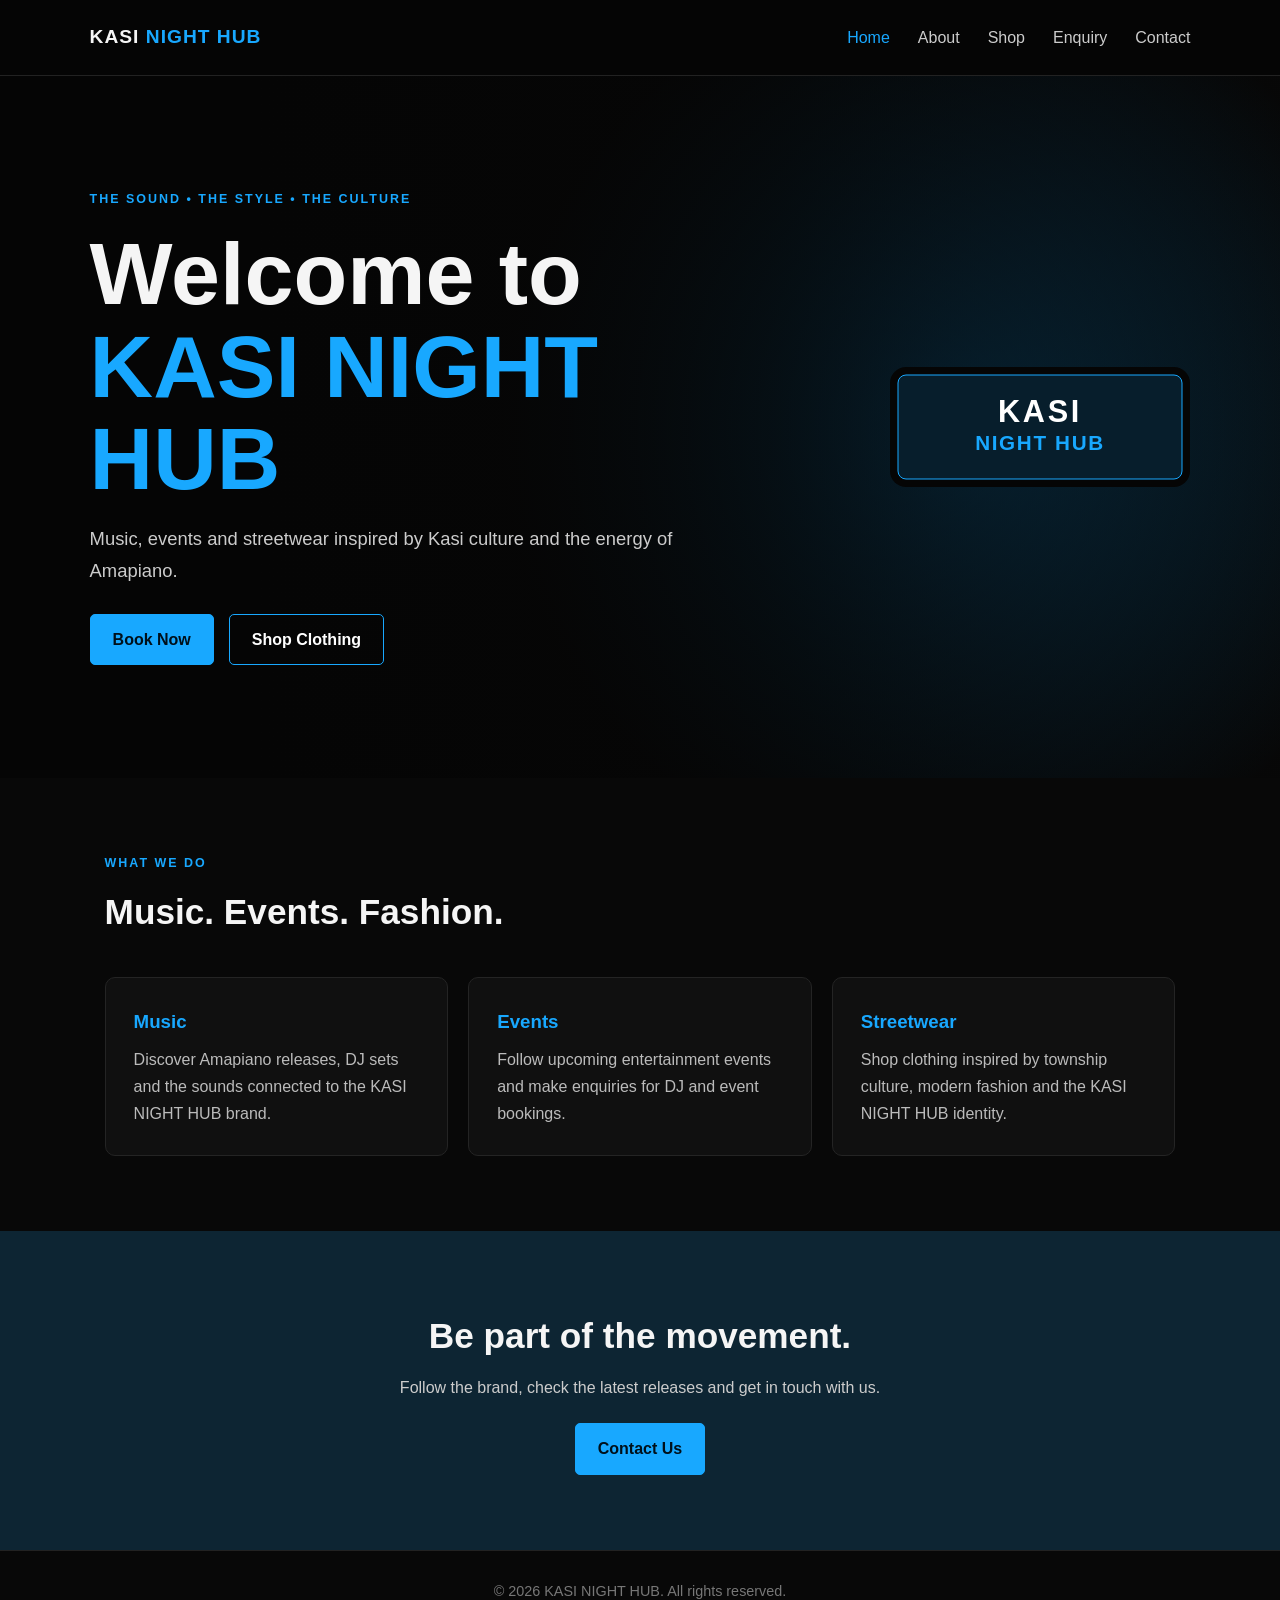
<file: index.html>
<!DOCTYPE html>
<!-- HTML5 document declaration. -->
<html lang="en">
<!-- The lang attribute helps browsers and accessibility tools identify the page language. -->
<head>
  <!-- Page metadata, responsive settings, title and shared stylesheet. -->
  <meta charset="UTF-8">
  <meta name="viewport" content="width=device-width, initial-scale=1.0">
  <title>KASI NIGHT HUB | Home</title>
  <meta name="description" content="Discover KASI NIGHT HUB, a South African entertainment and lifestyle brand for Amapiano music, DJ bookings, events and Kasi-inspired streetwear.">
  <meta name="theme-color" content="#080808">
  <meta property="og:site_name" content="KASI NIGHT HUB">
  <meta property="og:title" content="KASI NIGHT HUB | Home">
  <meta property="og:description" content="Discover KASI NIGHT HUB, a South African entertainment and lifestyle brand for Amapiano music, DJ bookings, events and Kasi-inspired streetwear.">
  <meta property="og:type" content="website">
  <link rel="canonical" href="https://nqobilenkunjana.github.io/Kasi-Night-Hub/">
  <meta property="og:url" content="https://nqobilenkunjana.github.io/Kasi-Night-Hub/">
  <link rel="stylesheet" href="assets/css/styles.css">
</head>
<body>
<!-- Visible website content starts here. -->
<!-- Header and main navigation. -->
<header>
  <nav class="navbar">
    <a class="logo" href="index.html">KASI <span>NIGHT HUB</span></a>
    
    <!-- Navigation links shared across all website pages. -->
    <button class="menu-toggle" type="button" aria-label="Open navigation menu" aria-controls="primary-navigation" aria-expanded="false">☰</button>
    <ul class="nav-links" id="primary-navigation">
      <li><a class="active" aria-current="page" href="index.html">Home</a></li><li><a href="pages/about.html">About</a></li><li><a href="pages/shop.html">Shop</a></li><li><a href="pages/enquiry.html">Enquiry</a></li><li><a href="pages/contact.html">Contact</a></li>
    </ul>
  </nav>
</header>
<!-- Main content area for this page. -->
<main>
  <!-- Homepage hero section: introduces the brand and primary actions. -->
  <section class="hero">
    <div class="hero-content">
      <p class="eyebrow">THE SOUND • THE STYLE • THE CULTURE</p>
      <h1>Welcome to <span>KASI NIGHT HUB</span></h1>
      <p>Music, events and streetwear inspired by Kasi culture and the energy of Amapiano.</p>
      <div class="buttons"><a class="btn" href="pages/enquiry.html">Book Now</a><a class="btn btn-outline" href="pages/shop.html">Shop Clothing</a></div>
    </div>
    <!-- Responsive brand artwork: mobile and desktop SVG versions are selected here. -->
    <picture class="hero-art">
      <source media="(max-width: 800px)" srcset="assets/kasi-mark-mobile.svg">
      <img src="assets/kasi-mark-wide.svg" alt="KASI NIGHT HUB brand artwork">
    </picture>
  </section>
  <!-- Reusable content section styled by the shared CSS file. -->
<section class="section">
    <div class="section-heading"><p class="eyebrow">WHAT WE DO</p><h2>Music. Events. Fashion.</h2></div>
    <!-- Card grid for grouped website information. -->
    <div class="cards">
      <article class="card reveal"><h3>Music</h3><p>Discover Amapiano releases, DJ sets and the sounds connected to the KASI NIGHT HUB brand.</p></article>
      <article class="card reveal"><h3>Events</h3><p>Follow upcoming entertainment events and make enquiries for DJ and event bookings.</p></article>
      <article class="card reveal"><h3>Streetwear</h3><p>Shop clothing inspired by township culture, modern fashion and the KASI NIGHT HUB identity.</p></article>
    </div>
  </section>
  <!-- Call-to-action section encouraging visitors to contact the brand. -->
  <section class="cta"><h2>Be part of the movement.</h2><p>Follow the brand, check the latest releases and get in touch with us.</p><a class="btn" href="pages/contact.html">Contact Us</a></section>
</main>
<!-- Footer displayed at the bottom of the page. -->
<footer><p>&copy; 2026 KASI NIGHT HUB. All rights reserved.</p></footer>

  <script src="assets/js/script.js" defer></script>
</body>
</html>
</file>
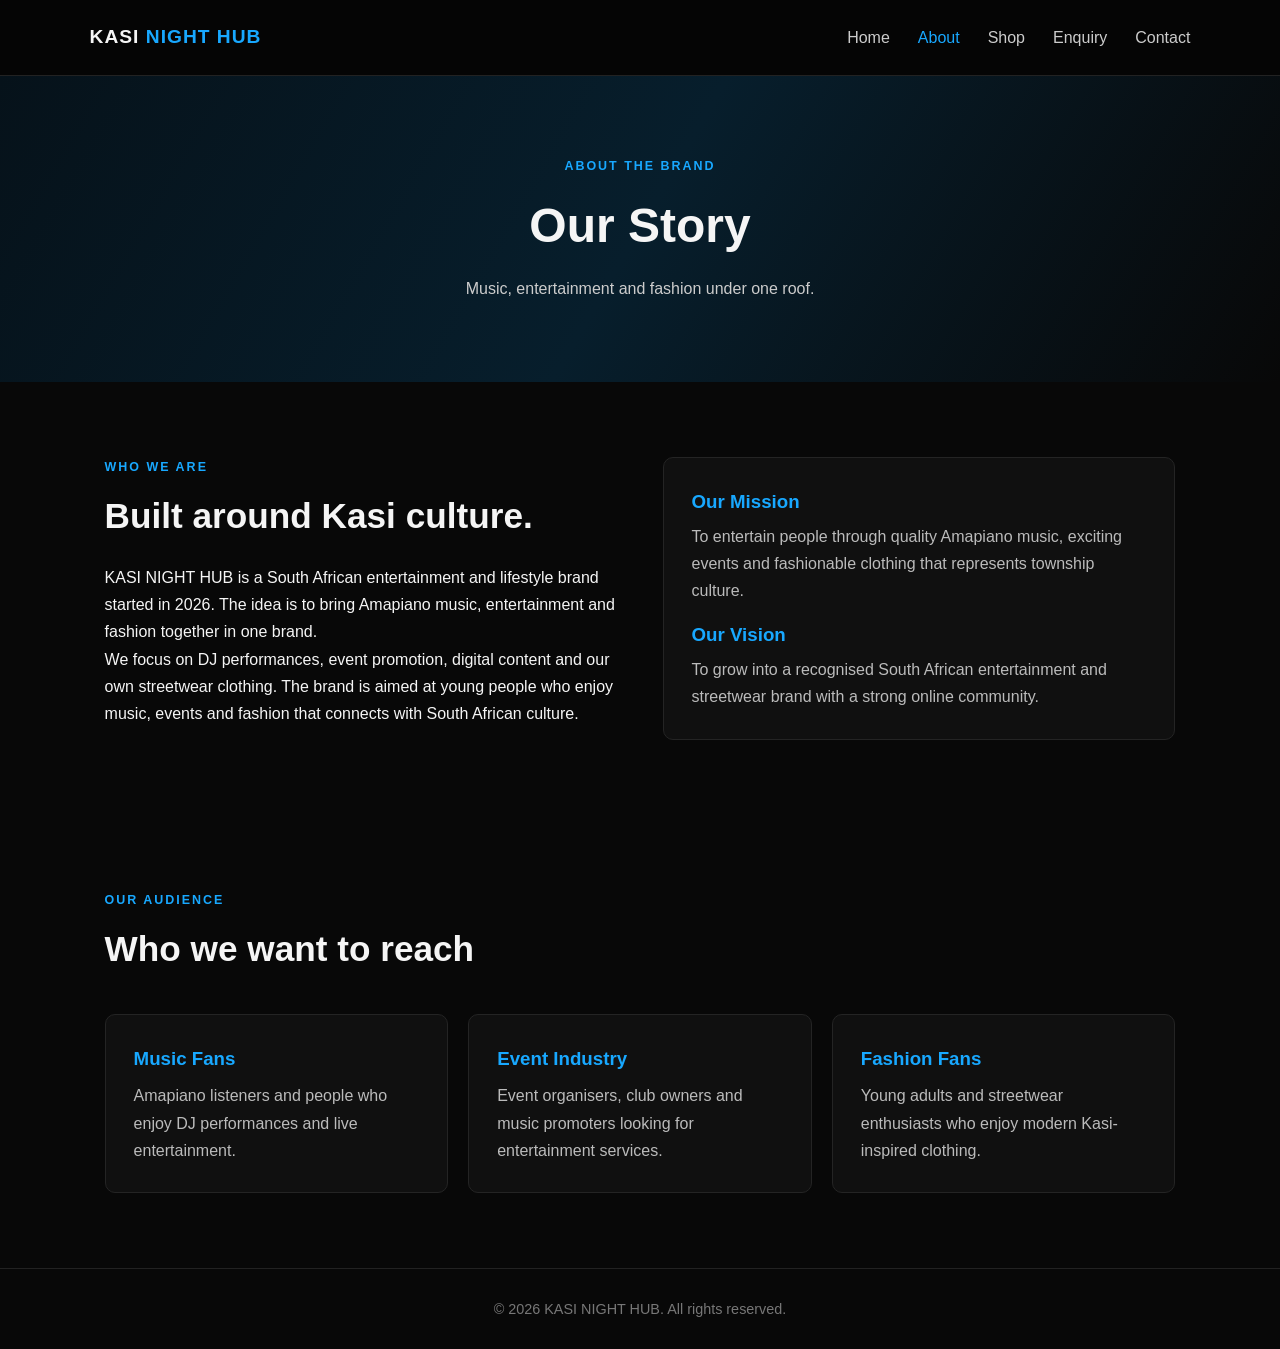
<file: pages/about.html>
<!DOCTYPE html>
<!-- HTML5 document declaration. -->
<html lang="en">
<!-- The lang attribute helps browsers and accessibility tools identify the page language. -->
<head>
  <!-- Page metadata, responsive settings, title and shared stylesheet. -->
  <meta charset="UTF-8">
  <meta name="viewport" content="width=device-width, initial-scale=1.0">
  <title>KASI NIGHT HUB | About</title>
  <meta name="description" content="Learn about KASI NIGHT HUB, a South African brand bringing Amapiano music, entertainment, event promotion and Kasi-inspired streetwear together.">
  <meta name="theme-color" content="#080808">
  <meta property="og:site_name" content="KASI NIGHT HUB">
  <meta property="og:title" content="KASI NIGHT HUB | About">
  <meta property="og:description" content="Learn about KASI NIGHT HUB, a South African brand bringing Amapiano music, entertainment, event promotion and Kasi-inspired streetwear together.">
  <meta property="og:type" content="website">
  <link rel="canonical" href="https://nqobilenkunjana.github.io/Kasi-Night-Hub/pages/about.html">
  <meta property="og:url" content="https://nqobilenkunjana.github.io/Kasi-Night-Hub/pages/about.html">
  <link rel="stylesheet" href="../assets/css/styles.css">
</head>
<body>
<!-- Visible website content starts here. -->
<!-- Header and main navigation. -->
<header><nav class="navbar">
  <a class="logo" href="../index.html">KASI <span>NIGHT HUB</span></a>
  
  <!-- Navigation links shared across all website pages. -->
    <button class="menu-toggle" type="button" aria-label="Open navigation menu" aria-controls="primary-navigation" aria-expanded="false">☰</button>
    <ul class="nav-links" id="primary-navigation">
    <li><a href="../index.html">Home</a></li><li><a class="active" aria-current="page" href="about.html">About</a></li>
    <li><a href="shop.html">Shop</a></li><li><a href="enquiry.html">Enquiry</a></li><li><a href="contact.html">Contact</a></li>
  </ul>
</nav></header>

<!-- Main content area for this page. -->
<main>
<!-- Page banner that identifies the current page. -->
<section class="page-banner"><p class="eyebrow">ABOUT THE BRAND</p><h1>Our Story</h1><p>Music, entertainment and fashion under one roof.</p></section>

<!-- Two-column content section; CSS stacks these columns on smaller screens. -->
<section class="section two-column">
  <div>
    <p class="eyebrow">WHO WE ARE</p>
    <h2>Built around Kasi culture.</h2>
    <p>KASI NIGHT HUB is a South African entertainment and lifestyle brand started in 2026. The idea is to bring Amapiano music, entertainment and fashion together in one brand.</p>
    <p>We focus on DJ performances, event promotion, digital content and our own streetwear clothing. The brand is aimed at young people who enjoy music, events and fashion that connects with South African culture.</p>
  </div>
  <div class="info-box">
    <h3>Our Mission</h3>
    <p>To entertain people through quality Amapiano music, exciting events and fashionable clothing that represents township culture.</p>
    <h3>Our Vision</h3>
    <p>To grow into a recognised South African entertainment and streetwear brand with a strong online community.</p>
  </div>
</section>

<!-- Reusable content section styled by the shared CSS file. -->
<section class="section">
  <div class="section-heading"><p class="eyebrow">OUR AUDIENCE</p><h2>Who we want to reach</h2></div>
  <!-- Card grid for grouped website information. -->
    <div class="cards">
    <article class="card reveal"><h3>Music Fans</h3><p>Amapiano listeners and people who enjoy DJ performances and live entertainment.</p></article>
    <article class="card reveal"><h3>Event Industry</h3><p>Event organisers, club owners and music promoters looking for entertainment services.</p></article>
    <article class="card reveal"><h3>Fashion Fans</h3><p>Young adults and streetwear enthusiasts who enjoy modern Kasi-inspired clothing.</p></article>
  </div>
</section>
</main>
<!-- Footer displayed at the bottom of the page. -->
<footer><p>&copy; 2026 KASI NIGHT HUB. All rights reserved.</p></footer>

  <script src="../assets/js/script.js" defer></script>
</body>
</html>
</file>
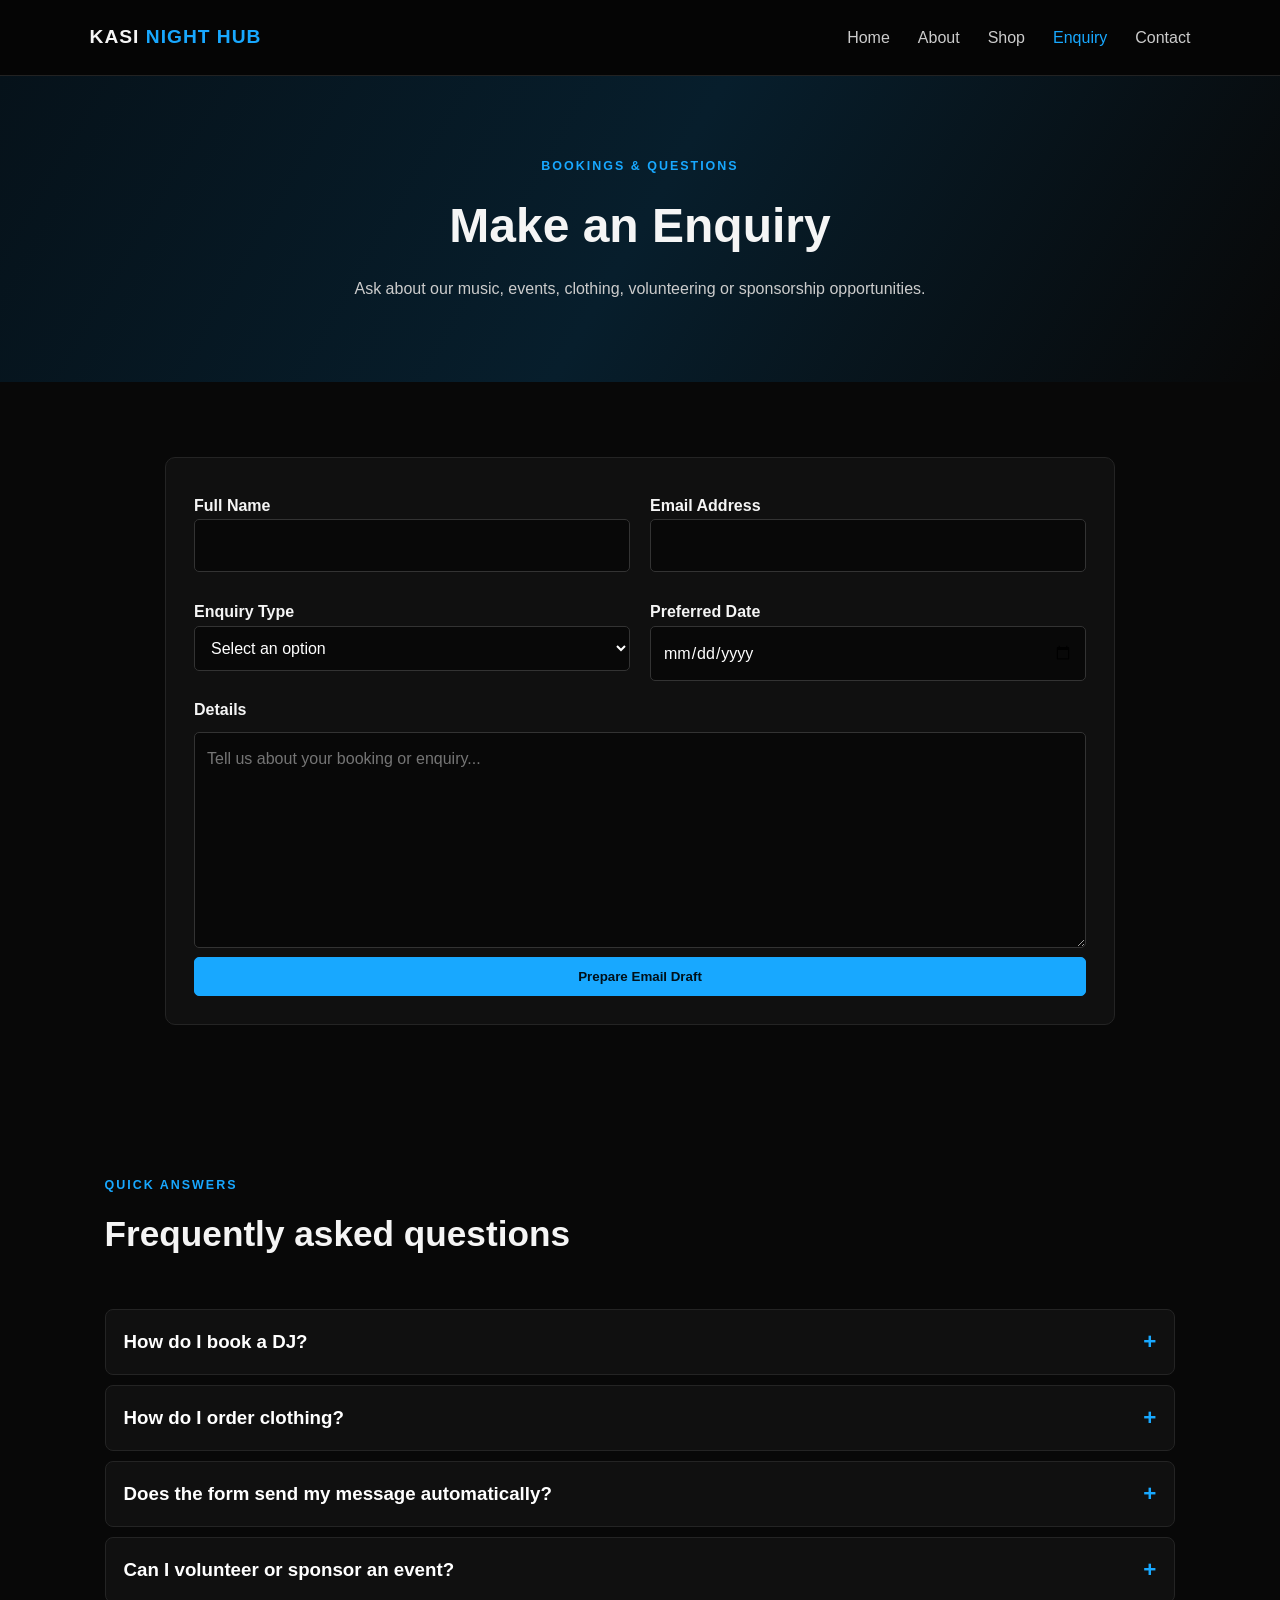
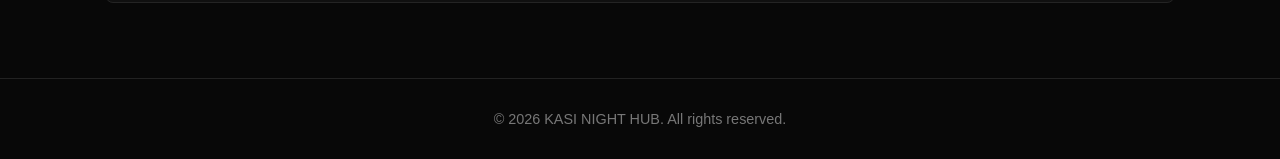
<file: pages/enquiry.html>
<!DOCTYPE html>
<!-- HTML5 document declaration. -->
<html lang="en">
<head>
  <meta charset="UTF-8">
  <meta name="viewport" content="width=device-width, initial-scale=1.0">
  <title>KASI NIGHT HUB | Enquiry</title>
  <meta name="description" content="Contact KASI NIGHT HUB about DJ bookings, events, clothing, volunteering and sponsorship opportunities.">
  <meta name="theme-color" content="#080808">
  <meta property="og:site_name" content="KASI NIGHT HUB">
  <meta property="og:title" content="KASI NIGHT HUB | Enquiry">
  <meta property="og:description" content="Contact KASI NIGHT HUB about DJ bookings, events, clothing, volunteering and sponsorship opportunities.">
  <meta property="og:type" content="website">
  <link rel="canonical" href="https://nqobilenkunjana.github.io/Kasi-Night-Hub/pages/enquiry.html">
  <meta property="og:url" content="https://nqobilenkunjana.github.io/Kasi-Night-Hub/pages/enquiry.html">
  <link rel="stylesheet" href="../assets/css/styles.css">
</head>
<body>
<!-- Shared header and responsive page navigation. -->
<header><nav class="navbar">
  <a class="logo" href="../index.html">KASI <span>NIGHT HUB</span></a>
    <button class="menu-toggle" type="button" aria-label="Open navigation menu" aria-controls="primary-navigation" aria-expanded="false">☰</button>
    <ul class="nav-links" id="primary-navigation">
    <li><a href="../index.html">Home</a></li>
    <li><a href="about.html">About</a></li>
    <li><a href="shop.html">Shop</a></li>
    <li><a class="active" aria-current="page" href="enquiry.html">Enquiry</a></li>
    <li><a href="contact.html">Contact</a></li>
  </ul>
</nav></header>

<!-- Main content contains the page introduction and enquiry form. -->
<main>
<!-- Page banner explains the purpose of the enquiry page. -->
<section class="page-banner">
  <p class="eyebrow">BOOKINGS & QUESTIONS</p>
  <h1>Make an Enquiry</h1>
  <p>Ask about our music, events, clothing, volunteering or sponsorship opportunities.</p>
</section>

<!-- Enquiry form collects booking and service information. -->
<section class="section">
<form class="form-card wide" id="enquiryForm" action="mailto:info@kasinighthub.co.za" method="post" enctype="text/plain">
  <!-- Related name, email, service and date fields are grouped together. -->
  <div class="form-grid">
    <div>
      <label for="fullName">Full Name</label>
      <input id="fullName" name="fullName" type="text" autocomplete="name" minlength="2" maxlength="80" required>
    </div>
    <div>
      <label for="email">Email Address</label>
      <input id="email" name="email" type="email" autocomplete="email" maxlength="254" required>
    </div>
    <div>
      <label for="service">Enquiry Type</label>
      <select id="service" name="service" required>
        <option value="">Select an option</option>
        <option value="DJ Booking">DJ Booking</option>
        <option value="Event Enquiry">Event Enquiry</option>
        <option value="Clothing Enquiry">Clothing Enquiry</option>
        <option value="Volunteer">Volunteer</option>
        <option value="Sponsor">Sponsor</option>
      </select>
    </div>
    <div>
      <label for="date">Preferred Date</label>
      <input id="date" name="date" type="date">
    </div>
  </div>

  <!-- Required message details and submission feedback. -->
  <label for="details">Details</label>
  <textarea id="details" name="details" rows="7" minlength="10" maxlength="2000" placeholder="Tell us about your booking or enquiry..." required></textarea>

  <button class="btn" type="submit">Prepare Email Draft</button>
  <p class="form-message" id="enquiryMessage" aria-live="polite"></p>
</form>
</section>

<!-- FAQ accordion: each button toggles its answer panel. Handled by assets/js/script.js. -->
<section class="section faq">
  <div class="section-heading"><p class="eyebrow">QUICK ANSWERS</p><h2>Frequently asked questions</h2></div>
  <div class="accordion" id="faqAccordion">
    <h3><button class="accordion-trigger" type="button" aria-expanded="false" aria-controls="faq1" id="faq1-btn">How do I book a DJ?</button></h3>
    <div class="accordion-panel" id="faq1" role="region" aria-labelledby="faq1-btn" hidden><p>Choose &ldquo;DJ Booking&rdquo; in the form above, add your preferred date and tell us about the event. We will reply by email.</p></div>
    <h3><button class="accordion-trigger" type="button" aria-expanded="false" aria-controls="faq2" id="faq2-btn">How do I order clothing?</button></h3>
    <div class="accordion-panel" id="faq2" role="region" aria-labelledby="faq2-btn" hidden><p>Browse the Shop page, tap Enquire on an item, then choose &ldquo;Clothing Enquiry&rdquo; and tell us the item and size you want.</p></div>
    <h3><button class="accordion-trigger" type="button" aria-expanded="false" aria-controls="faq3" id="faq3-btn">Does the form send my message automatically?</button></h3>
    <div class="accordion-panel" id="faq3" role="region" aria-labelledby="faq3-btn" hidden><p>No. The form prepares an email draft. You open it in your email app and press send, so nothing is stored on this website.</p></div>
    <h3><button class="accordion-trigger" type="button" aria-expanded="false" aria-controls="faq4" id="faq4-btn">Can I volunteer or sponsor an event?</button></h3>
    <div class="accordion-panel" id="faq4" role="region" aria-labelledby="faq4-btn" hidden><p>Yes. Pick &ldquo;Volunteer&rdquo; or &ldquo;Sponsor&rdquo; as the enquiry type and tell us how you would like to be involved.</p></div>
  </div>
</section>
</main>

<!-- Shared footer and external JavaScript file. -->
<footer><p>&copy; 2026 KASI NIGHT HUB. All rights reserved.</p></footer>

  <script src="../assets/js/script.js" defer></script>
</body>
</html>
</file>
<file: assets/css/styles.css>
/* =========================================================
   KASI NIGHT HUB - SHARED RESPONSIVE STYLESHEET
   This file controls the appearance and responsive layout
   used by every HTML page in the website.
   ========================================================= */
*{box-sizing:border-box;margin:0;padding:0}
/* Global box sizing, spacing reset and smooth scrolling. */
html{scroll-behavior:smooth}
/* Main page background, typography, text colour and overflow control. */
body{font-family:"Open Sans",Arial,sans-serif;background:#080808;color:#f5f5f5;line-height:1.7;overflow-x:hidden}
a{text-decoration:none;color:inherit}
img{max-width:100%}
/* Sticky navigation bar shared by all pages. */
.navbar{min-height:76px;padding:0 7%;display:flex;align-items:center;justify-content:space-between;background:#050505;border-bottom:1px solid #222;position:sticky;top:0;z-index:10}
.logo{font-weight:900;letter-spacing:1px;font-size:1.2rem;white-space:nowrap}.logo span{color:#18a8ff}
/* Desktop navigation links. Mobile rules later turn this into a dropdown. */
.nav-links{display:flex;list-style:none;gap:28px}.nav-links a{color:#ccc}.nav-links a:hover,.nav-links .active{color:#18a8ff}
/* Optional mobile menu button styling. */
.menu-toggle{display:none;background:none;border:0;color:#fff;font-size:1.8rem;cursor:pointer}
/* Homepage hero layout with text and responsive brand artwork. */
.hero{min-height:78vh;display:grid;grid-template-columns:minmax(0,1fr) minmax(280px,460px);gap:45px;align-items:center;padding:70px 7%;background:linear-gradient(90deg,#050505 20%,rgba(5,5,5,.7),rgba(5,5,5,.25)),radial-gradient(circle at 75% 50%,#073a58 0,#080808 45%)}
.hero-content{max-width:750px}.hero-art{display:block;max-width:460px;margin-left:auto}.hero-art img{display:block;width:100%;height:auto;border-radius:16px}
/* Small uppercase accent labels used throughout the site. */
.eyebrow{color:#18a8ff;font-weight:800;letter-spacing:2px;font-size:.78rem}
/* Responsive hero heading and supporting paragraph. */
.hero h1{font-size:clamp(2.5rem,7vw,5.5rem);line-height:1.05;margin:18px 0}.hero h1 span{color:#18a8ff}.hero p:not(.eyebrow){font-size:1.15rem;color:#ccc;max-width:650px}
/* Groups primary and secondary action buttons. */
.buttons{display:flex;gap:15px;margin-top:28px;flex-wrap:wrap}.btn{display:inline-block;border:1px solid #18a8ff;background:#18a8ff;color:#00101a;padding:11px 22px;border-radius:5px;font-weight:800;cursor:pointer;transition:transform .2s,box-shadow .2s;text-align:center}.btn:hover{transform:translateY(-2px);box-shadow:0 8px 25px rgba(24,168,255,.2)}.btn-outline{background:transparent;color:#fff}.small{padding:7px 13px;font-size:.85rem;margin-top:12px}
/* Standard content section spacing and width. */
.section{padding:75px 7%;max-width:1250px;margin:auto}.section-heading{margin-bottom:35px}.section h2{font-size:2.2rem;margin-top:8px}/* Reusable card grid. */
.cards{display:grid;grid-template-columns:repeat(3,1fr);gap:20px}.card,.info-box,.form-card,.product{background:#101010;border:1px solid #242424;border-radius:10px;padding:28px}.card h3,.product h3{color:#18a8ff;margin-bottom:8px}.card p,.product p,.info-box p{color:#bbb}
/* Call-to-action section. */
.cta{text-align:center;padding:75px 7%;background:#0d2533}.cta h2{font-size:2.2rem;margin-bottom:8px}.cta p{color:#ccc;margin-bottom:22px}
/* Inner-page title/banner area. */
.page-banner{text-align:center;padding:80px 7%;background:linear-gradient(120deg,#06121a,#071e2c,#080808)}.page-banner h1{font-size:3rem;margin:8px 0}.page-banner p:not(.eyebrow){color:#ccc}
/* Two-column content layout. */
.two-column{display:grid;grid-template-columns:1fr 1fr;gap:45px}.two-column h2{margin:8px 0 18px}.info-box h3{color:#18a8ff;margin-bottom:5px;margin-top:15px}.info-box h3:first-child{margin-top:0}.contact-details{padding:20px 0}
/* Contact detail rows. */
.detail{padding:16px 0;border-bottom:1px solid #252525;display:flex;flex-direction:column}.detail strong{color:#18a8ff}
/* Shared form container and form controls. */
.form-card{display:flex;flex-direction:column;gap:9px}.form-card label{font-weight:700;margin-top:6px}.form-card input,.form-card textarea,.form-card select{width:100%;padding:12px;background:#080808;border:1px solid #333;border-radius:5px;color:#fff;font:inherit}.form-card input:focus,.form-card textarea:focus,.form-card select:focus{outline:1px solid #18a8ff;border-color:#18a8ff}.form-card.wide{max-width:950px;margin:auto}.form-grid{display:grid;grid-template-columns:1fr 1fr;gap:20px}.form-grid>div{display:flex;flex-direction:column}.form-message{color:#18a8ff;font-weight:700}
/* Product grid for the shop page. */
.products{display:grid;grid-template-columns:repeat(3,1fr);gap:22px}.product-image{height:230px;border-radius:7px;background:linear-gradient(135deg,#111,#06273a);display:flex;align-items:center;justify-content:center;text-align:center;font-size:2rem;font-weight:900;letter-spacing:2px;color:#18a8ff;margin-bottom:20px;overflow:hidden}.product-image img{width:100%;height:100%;object-fit:cover}.product strong{display:block;font-size:1.2rem;margin-top:12px}
/* Footer shared across the website. */
footer{text-align:center;padding:28px 7%;border-top:1px solid #222;color:#777;font-size:.9rem}

/* Tablet and smaller laptop adjustments. */
@media(max-width:1000px){
  .navbar{padding:0 5%}.nav-links{gap:18px}
  .hero{gap:30px;padding:60px 5%}.section{padding:60px 5%}.cta{padding:60px 5%}
  .cards,.products{grid-template-columns:repeat(2,1fr)}
  .two-column{gap:30px}
}
/* Mobile/tablet breakpoint: stack layouts and enable compact navigation. */
@media(max-width:800px){
  .navbar{min-height:68px;padding:0 5%}.menu-toggle{display:block}
  .nav-links{display:none;position:absolute;top:68px;left:0;right:0;background:#050505;flex-direction:column;padding:20px 5%;gap:0;border-bottom:1px solid #222}
  .nav-links li{border-bottom:1px solid #222}.nav-links li:last-child{border-bottom:0}.nav-links a{display:block;padding:12px 0}.nav-links.show{display:flex}
  .hero{min-height:auto;grid-template-columns:1fr;gap:35px;padding:50px 5% 65px;text-align:center}
  .hero-art{order:-1;width:min(100%,420px);margin:0 auto}.hero-content{margin:auto}.hero p:not(.eyebrow){font-size:1rem}.buttons{justify-content:center}
  .cards,.products,.two-column{grid-template-columns:1fr}.form-grid{grid-template-columns:1fr}
  .section{padding:55px 5%}.section h2,.cta h2{font-size:1.9rem}.page-banner{padding:60px 5%}.page-banner h1{font-size:2.3rem}
  .card,.info-box,.form-card,.product{padding:22px}
}
/* Small-phone breakpoint: reduce typography and make actions full width. */
@media(max-width:480px){
  .logo{font-size:1rem}.hero{padding:40px 5% 55px}.hero h1{font-size:clamp(2.2rem,12vw,3.2rem)}
  .eyebrow{font-size:.68rem;letter-spacing:1.5px}.buttons{flex-direction:column;align-items:stretch}.buttons .btn{width:100%}
  .btn{padding:10px 18px}.section{padding:45px 5%}.page-banner{padding:50px 5%}.page-banner h1{font-size:2rem}
  .cta{padding:50px 5%}.product-image{height:200px;font-size:1.6rem}
  footer{padding:22px 5%}
}
/* Keep navigation visible on desktop screens. */
@media(min-width:801px){.nav-links{display:flex!important}}


/* Part 3 accessibility and form feedback improvements. */
a:focus-visible,
button:focus-visible,
input:focus-visible,
select:focus-visible,
textarea:focus-visible {
  outline: 3px solid #18a8ff;
  outline-offset: 3px;
}
.menu-toggle{border-radius:5px;padding:4px 9px;line-height:1.2}
.menu-toggle:hover{color:#18a8ff}
.email-action{color:#18a8ff;text-decoration:underline;font-weight:800}
.email-action:hover{color:#fff}
.form-note{display:block;color:#bbb;font-size:.9rem;font-weight:400;margin-top:8px}
.form-message:empty{display:none}
@media(prefers-reduced-motion:reduce){
  html{scroll-behavior:auto}
  *,*::before,*::after{animation-duration:.01ms!important;animation-iteration-count:1!important;transition-duration:.01ms!important}
}

/* Part 3: shop tools, product images, lightbox, map, accordion and reveal animation. */
.shop-tools{display:grid;grid-template-columns:2fr 1fr 1fr auto;gap:16px;align-items:end;margin-bottom:18px}
.shop-tools label{display:block;font-weight:700;margin-bottom:6px}
.shop-tools input,.shop-tools select{width:100%;height:48px;padding:0 12px;background:#101010;border:1px solid #333;border-radius:5px;color:#fff;font:inherit}
.shop-tools .btn{margin:0 0 2px}
.shop-count{color:#bbb;margin-bottom:18px}
.shop-empty{color:#ccc;padding:30px 0}
button.product-image{width:100%;border:0;padding:0;cursor:zoom-in;font:inherit;position:relative}
button.product-image::after{content:"Tap to enlarge";position:absolute;right:10px;bottom:10px;background:rgba(0,0,0,.7);color:#fff;font-size:.72rem;padding:3px 8px;border-radius:4px}
button.product-image:hover img{transform:scale(1.04)}
.product-image img{transition:transform .3s}
.product-tag{display:inline-block;color:#18a8ff;font-size:.72rem;font-weight:800;letter-spacing:1.5px;text-transform:uppercase;margin-bottom:4px}
.lightbox{border:1px solid #18a8ff;border-radius:12px;background:#0b0b0b;color:#f5f5f5;padding:0;max-width:min(92vw,620px);width:100%;margin:auto;overflow:hidden}
.lightbox::backdrop{background:rgba(0,0,0,.82)}
.lightbox img{display:block;width:100%;height:auto;max-height:65vh;object-fit:contain;background:#080808}
.lightbox-caption{padding:18px 22px 22px}.lightbox-caption h2{font-size:1.3rem;color:#18a8ff}.lightbox-caption p{color:#ccc;margin:6px 0 4px}
.lightbox-close{position:absolute;top:8px;right:10px;z-index:2;width:42px;height:42px;border-radius:50%;border:1px solid #18a8ff;background:rgba(0,0,0,.75);color:#fff;font-size:1.6rem;line-height:1;cursor:pointer}
.map-section{padding-top:20px}
.map{height:380px;border:1px solid #242424;border-radius:10px;background:#101010;color:#ccc;padding:0;z-index:1}
.map-note{color:#999;font-size:.85rem;margin-top:10px}
.accordion h3{margin:0}
.accordion-trigger{width:100%;text-align:left;background:#101010;color:#fff;border:1px solid #242424;border-radius:8px;padding:16px 50px 16px 18px;margin-top:10px;font:inherit;font-weight:700;cursor:pointer;position:relative}
.accordion-trigger::after{content:"+";position:absolute;right:18px;top:50%;transform:translateY(-50%);color:#18a8ff;font-size:1.4rem}
.accordion-trigger[aria-expanded="true"]{border-color:#18a8ff;color:#18a8ff}
.accordion-trigger[aria-expanded="true"]::after{content:"\2212"}
.accordion-panel{background:#0d0d0d;border:1px solid #242424;border-top:0;border-radius:0 0 8px 8px;padding:14px 18px;color:#ccc}
.js .reveal{opacity:0;transform:translateY(18px);transition:opacity .5s ease var(--delay,0ms),transform .5s ease var(--delay,0ms)}
.js .reveal.visible{opacity:1;transform:none}
@media(max-width:800px){.shop-tools{grid-template-columns:1fr 1fr}.shop-tools>div:first-child{grid-column:1/-1}.map{height:300px}}
@media(max-width:480px){.shop-tools{grid-template-columns:1fr}}
</file>
